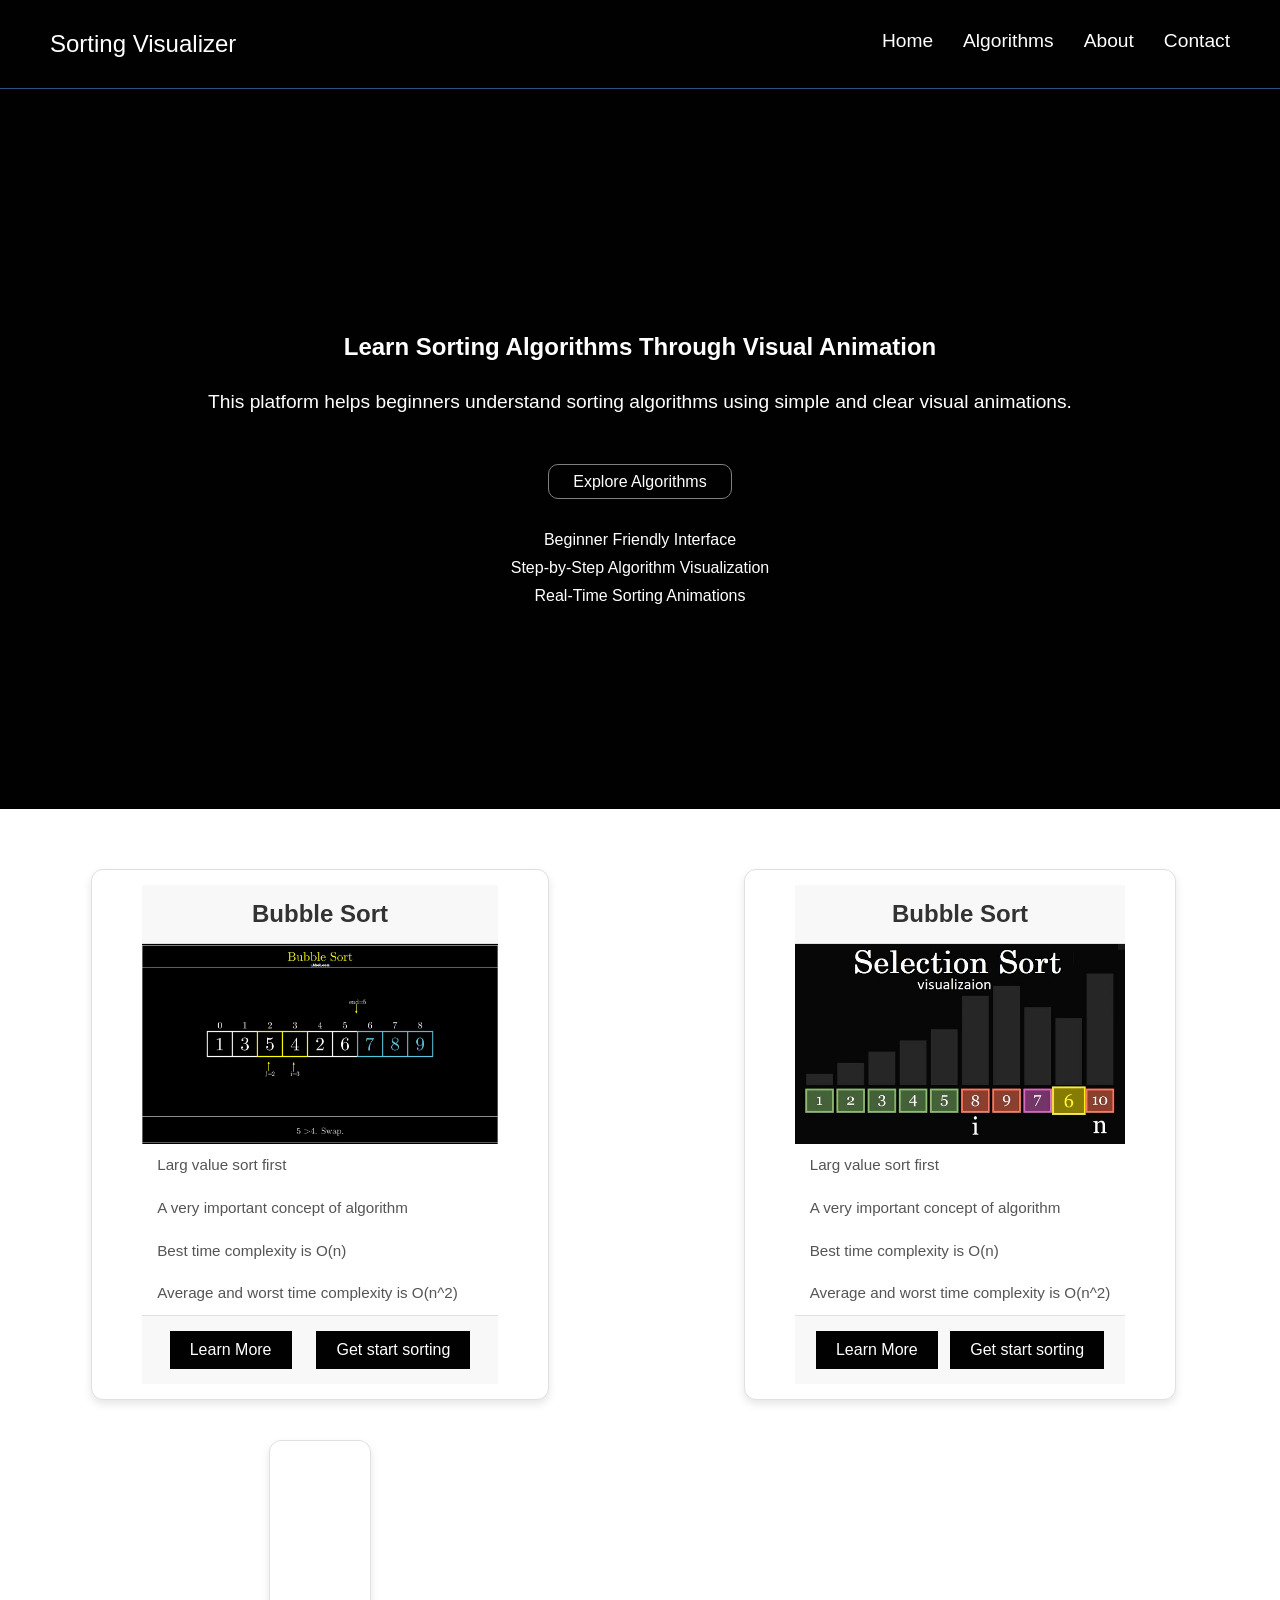
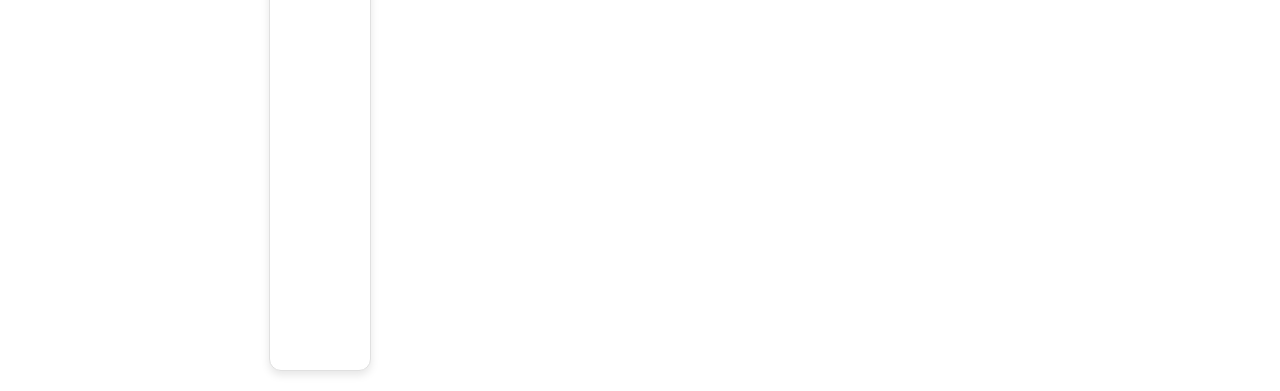
<file: index.html>
<!DOCTYPE html>
<html lang="en">
<head>
    <meta charset="UTF-8">
    <meta name="viewport" content="width=device-width, initial-scale=1.0">
    <title>sorting-visualizer</title>
    <link rel="stylesheet" href="style.css">
    
</head>
<body>
    <header class="header">
        <div class="header-container">
            <div class="nav-brand">
              <a class="project-name" href="#">Sorting Visualizer</a>
            </div>
            <nav aria-label="Sorting algorithms navigation">
            <ul class="nav-menu">
                <li class="nav-item"><a class="nav-link" href="#">Home</a> </li>
                <li class="nav-item"><a class="nav-link" href="#">Algorithms</a> </li>
                <li class="nav-item"><a class="nav-link" href="#">About</a> </li>
                <li class="nav-item"><a class="nav-link" href="#">Contact</a> </li>
            </ul>
            </nav>
        </div>
    </header>

    <section id="home" class="hero">
        <div class="hero-container">
            <h3 class="title">Learn Sorting Algorithms Through Visual Animation</h3>
            <p class="description">This platform helps beginners understand sorting algorithms using simple and clear visual animations.</p>
            <a class="primary-btn" href="#card-section">Explore Algorithms</a>
            <div class="feature-points">
                <p>Beginner Friendly Interface</p>
                <p>Step-by-Step Algorithm Visualization</p>
                <p>Real-Time Sorting Animations</p>
            </div>
        </div>
    </section>
    <!--  -->
    <section id="card-section" class="feature-card">
        <div class="card-container">
            <div class="card">
                <h3>Bubble Sort</h3>
                <div class="card-img">
                    <img src="images/bubble-sort-img.jpg" alt="Bubble-sort-img">
                </div>
                <p>Larg value sort first</p>
                <p>A very important concept of algorithm</p>
                <p>Best time complexity is O(n)</p>
                <p>Average and worst time complexity is O(n^2)</p>
                <div class="card-btns">
                    <a class="learn-btn" href="#">Learn More</a>
                    <a class="sort-btn" href="/bubble-sort.html">Get start sorting</a>
                </div>
            </div>
            <div class="card">
                <h3>Bubble Sort</h3>
                <div class="card-img">
                    <img src="images/selection-sort-img.jpg" alt="Bubble-sort-img">
                </div>
                <p>Larg value sort first</p>
                <p>A very important concept of algorithm</p>
                <p>Best time complexity is O(n)</p>
                <p>Average and worst time complexity is O(n^2)</p>
                <div class="card-btns">
                    <a class="learn-btn" href="#">Learn More</a>
                    <a class="sort-btn" href="#">Get start sorting</a>
                </div>
            </div>
            <div class="card"></div>
        </div>
    </section>
    
</body>
</html>


<!--  -->
</file>
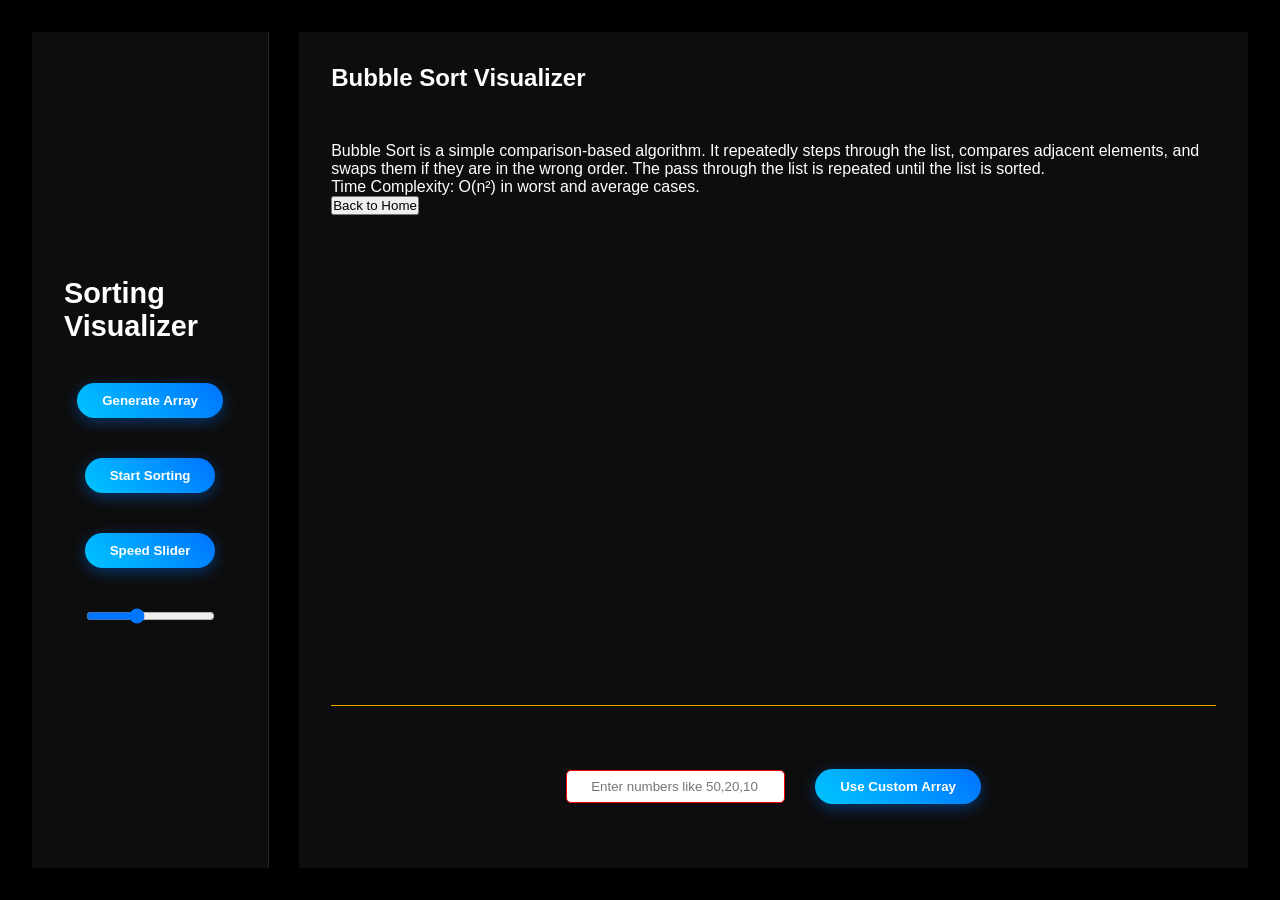
<file: bubble-sort.html>
<!DOCTYPE html>
<html lang="en">
<head>
    <meta charset="UTF-8">
    <meta name="viewport" content="width=device-width, initial-scale=1.0">
    <title>bubble-sort</title>
    <style>
        *{
            padding: 0;
            margin: 0;
            box-sizing: border-box;
        }
        body{
            /* display: flex;
            justify-content: center;
            align-items: center; */
            min-height: 100vh;
            font-family: 'Segoe UI', sans-serif;
    background: linear-gradient(135deg, #0f2027, #203a43, #2c5364);
        }

       
    .container{
        display: grid;
        grid-template-columns: 1fr 4fr;
        background-color: black;
        height: 100vh;
        padding: 2rem;
        width: 100%;
        gap: 30px;
        color: white;
    }
        
        .left-small-container {
    display: flex;
    flex-direction: column;
    align-items: center;
    justify-content: center;
    gap: 40px;

    background: rgba(255, 255, 255, 0.05);
    backdrop-filter: blur(10px);
    border-right: 1px solid rgba(255,255,255,0.1);
    padding: 2rem;
}

        /* .right-wide-container{
            display: grid;
            grid-template-rows: 60px 1fr 50px;
            gap: 30px;
        } */
         .right-wide-container {
             display: grid;
            grid-template-rows: 200px 1fr 100px;
            gap: 30px;
    background: rgba(255,255,255,0.05);
    /* border-radius: 5px; */
    padding: 2rem;
    box-shadow: 0 8px 30px rgba(0,0,0,0.5);
}



        .title{
            font-size: 1.8rem;
            font-weight: 600;
            color: white;
        }


        .algo-title{
            font-size: 1.5rem;
            font-weight: 600;
            color:white;
            margin-bottom: 50px;
        }
       
        /*  */
        .array-container {
            display: flex;
            align-items: flex-end;
            justify-content: center;
            gap: 5px;
            border-bottom: 1px solid orange;
            padding-bottom: 1px;
        }

        /* .bar {
        flex: 1;
        max-width: 30px;
        background-color:brown;
        } */
        .bar {
    flex: 1;
    max-width: 35px;
    border-radius: 5px 5px 0 0;
    background: linear-gradient(to top, #00f260, #0575e6);
    transition: height 0.3s ease, background 0.3s ease;
}
.bar {
    animation: fadeIn 0.5s ease;
}

@keyframes fadeIn {
    from { opacity: 0; }
    to { opacity: 1; }
}




        .array-control-btns{
            display: flex;
            flex-direction: column;
            justify-content: center;
            align-items: center;
            gap: 40px;

        }
        /* .btn{
            border: 1px solid lightcyan;
            border-radius: 10px;
            padding: 8px 24px;
            color: white;
            background: transparent;
        } */
         .btn {
    padding: 10px 25px;
    border-radius: 30px;
    border: none;
    cursor: pointer;
    font-weight: 600;
    transition: all 0.3s ease;
    background: linear-gradient(45deg, #00c6ff, #0072ff);
    color: white;
    box-shadow: 0 4px 15px rgba(0, 114, 255, 0.4);
}

.btn:hover {
    transform: translateY(-3px);
    box-shadow: 0 8px 20px rgba(0, 114, 255, 0.6);
}

.bar.compare {
    background: #ff4e50 !important;
    box-shadow: 0 0 15px #ff4e50;
}

.bar.sorted {
    background: #00ffcc !important;
    box-shadow: 0 0 15px #00ffcc;
}
.custom-array-container{
    display: flex;
    justify-content: center;
    align-items: center;
    gap: 30px;
}
input[type="text"]{
    border: 1px solid red;
    border-radius: 5px;
    padding: 8px 24px;
};
/* btechkirana.lovable.app */



       




    </style>
</head>
<body>
    <!-- <div class="container">
        <div class="top-description">
            <h3 class="algo-title">Bubble Sort Visualizer</h3>
            <p>Bubble Sort is a simple comparison-based algorithm. It repeatedly steps through the list, compares adjacent elements, and swaps them if they are in the wrong order. The pass through the list is repeated until the list is sorted.</p>
            <p>Time Complexity: O(n²) in worst and average cases.</p>
            <a href="index.html"><button>Back to Home</button></a>
        </div>
       
        <div class="array-container"></div>
        <div class="control-algo">
            <div class="array-control-btns">
                <button class="generate-btn btn" id="gnt-btn">Generate Array</button>
                <button class="sort-btn btn" id="srt-btn">Start Sorting</button>
                <button class="speed-ctrl-btn btn" id="spd-btn">Speed Slider</button>
                <input type="range" id="speed-slider" min="10" max="500" value="200" class="slider">
            </div>
        </div>
    </div> -->
    <!--  -->
    <!-- <style>
        .container{
            display: grid;
            grid-template-columns: 1fr 4fr;
        }
        .right-wide-container{
            display: grid;
            grid-template-rows: 1fr 4fr 1fr;
        }

    </style> -->
    <div class="container">
        <div class="left-small-container">
            <h3 class="title">Sorting Visualizer</h3>
            <div class="array-control-btns">
                <button class="generate-btn btn" id="gnt-btn">Generate Array</button>
                <button class="sort-btn btn" id="srt-btn">Start Sorting</button>
                <button class="speed-ctrl-btn btn" id="spd-btn">Speed Slider</button>
                <input type="range" id="speed-slider" min="10" max="500" value="200" class="slider">
            </div>
        </div>
        <div class="right-wide-container">
            <div class="top-description">
                <h3 class="algo-title">Bubble Sort Visualizer</h3>
                <p>Bubble Sort is a simple comparison-based algorithm. It repeatedly steps through the list, compares adjacent elements, and swaps them if they are in the wrong order. The pass through the list is repeated until the list is sorted.</p>
                <p>Time Complexity: O(n²) in worst and average cases.</p>
                <a href="index.html"><button>Back to Home</button></a>
            </div>
            <!--  -->
            <div class="array-container"></div>
            <!--  -->
            <div class="custom-array-container">
            <input type="text" id="custom-array" placeholder="Enter numbers like 50,20,10">
            <button id="custom-btn" class="btn">Use Custom Array</button>
            </div>


        </div>
    </div>



<!--  -->
<script>
    const container = document.querySelector(".array-container");
let unsorted_array = [];

function generateArray() {

    container.innerHTML = "";
    unsorted_array = []; 

    for (let i = 0; i < 8; i++) {

        const bar = document.createElement("div");
        const randomHeight = Math.floor(Math.random() * 300) + 20;

        bar.style.height = randomHeight + "px";
        bar.classList.add("bar");

        container.appendChild(bar);
        unsorted_array.push(randomHeight);
    }

    console.log("Generated:", unsorted_array);
    
    let divv = document.createElement("div");
    divv.innerText=unsorted_array;
    container.appendChild(divv);
}


async function bubbleSort() {
    const generateBtn = document.getElementById('gnt-btn');
    const sortBtn = document.getElementById('srt-btn');
    generateBtn.disabled = true;
    sortBtn.disabled = true;
    try{

    let bars = document.querySelectorAll('.bar');
    let arr = unsorted_array;
    let n = arr.length;

    for (let i = 0; i < n - 1; i++) {
        let swapped = false;

        for (let j = 0; j < n - 1 - i; j++) {

            // bars[j].style.backgroundColor = 'red';
            // bars[j + 1].style.backgroundColor = 'red';
            bars[j].classList.add("compare");
            bars[j+1].classList.add("compare");

            await sleep(500);  // Delay to visualize

            if (arr[j] > arr[j + 1]) {

                let temp = arr[j];
                arr[j] = arr[j + 1];
                arr[j + 1] = temp;

                swapped = true;
                bars[j].style.height = `${arr[j]}px`;
                bars[j + 1].style.height = `${arr[j + 1]}px`;
            }
            bars[j].style.backgroundColor = '#4CAF50';
            bars[j + 1].style.backgroundColor = '#4CAF50';
        }
        bars[arr.length - i - 1].style.backgroundColor = 'blue';

        if (!swapped) break;
    }
     } finally {
        generateBtn.disabled = false;
        sortBtn.disabled = false;
    }
    

    updateBars(arr); 
    console.log("Sorted:", arr);
}
// function sleep(ms) {
//     return new Promise(resolve => setTimeout(resolve, ms));
// }



function updateBars(arr) {

    const bars = document.querySelectorAll(".bar");

    for (let i = 0; i < arr.length; i++) {
        bars[i].style.height = arr[i] + "px";
    }
}
// speed slider last added
const speedSlider = document.getElementById('speed-slider');
async function sleep() {
    return new Promise(resolve => setTimeout(resolve, speedSlider.value));
}


// takes input arrray from user

const customInput = document.getElementById("custom-array");
const customBtn = document.getElementById("custom-btn");

customBtn.addEventListener("click", function () {

    const values = customInput.value.split(",").map(Number);

    if (values.some(isNaN)) {
        alert("Please enter valid numbers separated by commas.");
        return;
    }

    unsorted_array = values;
    renderArray();
});

function renderArray() {
    container.innerHTML = "";

    unsorted_array.forEach(value => {
        const bar = document.createElement("div");
        bar.classList.add("bar");
        bar.style.height = value + "px";
        container.appendChild(bar);
    });
}



// Button Events
document.getElementById("gnt-btn").addEventListener("click", generateArray);
document.getElementById("srt-btn").addEventListener("click", bubbleSort);


</script>

</body>
</html>
</file>
<file: style.css>
*{
            margin: 0;
            padding: 0;
            box-sizing: border-box;
        }
        :root{
            --primary-color: #1b3444;
            --secondary-color: #2c5282;
            --accent-color: #4a90e2;
            --text-color: #61807e;
        }
        body{
            font-family: Arial, Helvetica, sans-serif;
            background-color: #61807e;
            background-color: #f4f7fb;
            background-color: var(--primary-color);
            background-color: #010101;
            
        }
        .header-container{
            border-bottom: 1px solid var(--secondary-color) ;
            padding: 30px 50px;
            display: flex;
            justify-content: space-between;
        }
        /* .nav-brand{
            display: flex;
            justify-content: center;
            align-items: center;
        } */
        .project-name{
            font-size: 1.5rem;
            font-weight: 500;
            color: white;
            text-decoration: none;
            text-transform: capitalize;
        }
        .nav-menu{
            display: flex;
            /* justify-content: space-around; */
            align-items: center;
            /* margin: 20px; */
            gap: 30px;
            list-style: none;
            padding: 0;
        }
        /* .nav-item{
            
            list-style: none;
        } */
        .nav-link{
            font-size: 1.2rem;
            font-weight: 500;
            color: white;
            text-decoration: none;
            text-transform: capitalize;
            position: relative;
        }
        .nav-link:hover{
            color: var(--accent-color);
        }
        .nav-link::after{
            content: '';
            position: absolute;
            width: 0;
            height: 2px;
            background: var(--accent-color);
            left: 0;
            bottom: -5px;
            transition: 0.3s;
        }

        .nav-link:hover::after{
            width: 100%;
        }

        /* hero section */
        
        .hero {
            position: relative;
            /* background-image: url('images/villlage-banner.webp');
            background-size: cover;
            background-repeat: no-repeat;
            background-position: center; */
            min-height: 80vh; /* adjust height */
            display: flex;
            align-items: center;
            color: #fff;
            object-fit: cover;
            overflow: hidden;
            padding-top: 50px;
        }
        .hero-container{
           text-align: center;
           width: 100%;
           margin: 40px;
        }
        .hero-container .title{
            font-size: 1.5rem;
            font-weight: 600;
            margin-bottom: 30px;
        }
        .hero-container .description{
            font-size: 1.2rem;
            font-weight: 500;
            margin-bottom: 60px;
        }
        .hero-container .primary-btn{
            padding: 8px 24px;
            border: 1px solid gray;
            border-radius: 10px;
            text-decoration: none;
            color: white;
            margin-bottom: 40px;
        }
        .feature-points{
            margin-top: 40px;
        }
        .feature-points p{
            font-size: 1rem;
            margin-bottom: 10px;

        }
        .feature-card{
            background-color: white;
            padding-top: 40px;

        }
        .card-container{
            display: grid;
            grid-template-columns: 1fr 1fr;
            grid-template-rows: 1fr 1fr;
        }
        

        /*  */
    .card {
    /* width: 300px;  */
    margin: 20px auto; 
    background-color: #ffffff; 
    border: 1px solid #e0e0e0; 
    border-radius: 12px; 
    box-shadow: 0 4px 8px rgba(0, 0, 0, 0.1); 
    overflow: hidden; 
    font-family: Arial, sans-serif; 
    transition: transform 0.3s ease; 
    padding: 15px 50px;
}

.card:hover {
    transform: translateY(-5px); 
    box-shadow: 0 6px 12px rgba(0, 0, 0, 0.15);
}

/* Title styling */
.card h3 {
    padding: 15px;
    text-align: center;
    font-size: 1.5em;
    color: #333333; /* Dark text */
    background-color: #f8f8f8; 
    border-bottom: 1px solid #e0e0e0; 
}

/* Image container */
.card-img {
    width: 100%;
    height: 200px; 
    overflow: hidden; 
}

.card-img img {
    width: 100%;
    height: 100%;
    object-fit: cover; /* Fit image without distortion */
    display: block; /* Remove bottom gap */
}


.card p {
    padding: 10px 15px;
    font-size: 0.95em;
    color: #555555; 
    line-height: 1.5; 
}


.card-btns {
    display: flex;
    justify-content: space-around; 
    padding: 15px;
    background-color: #f8f8f8; 
    border-top: 1px solid #e0e0e0; 
}

.card-btns a {
    padding: 10px 20px;
    text-decoration: none;
    font-size: 1em;
    /* border-radius: 6px;  */
    transition: background-color 0.3s ease, color 0.3s ease; /* Smooth transitions */
}

.learn-btn {
    background-color: #007bff; 
    background-color: #010101;
    color: #ffffff;
}

.learn-btn:hover {
    background-color: #0056b3; 
}

.sort-btn {
    background-color: #28a745; 
    background-color: #010101;
    color: #ffffff;
}

.sort-btn:hover {
    background-color: #218838; 
}


@media (max-width: 400px) {
    .card {
        width: 90%; /* Full width on mobile */
    }
}
</file>
